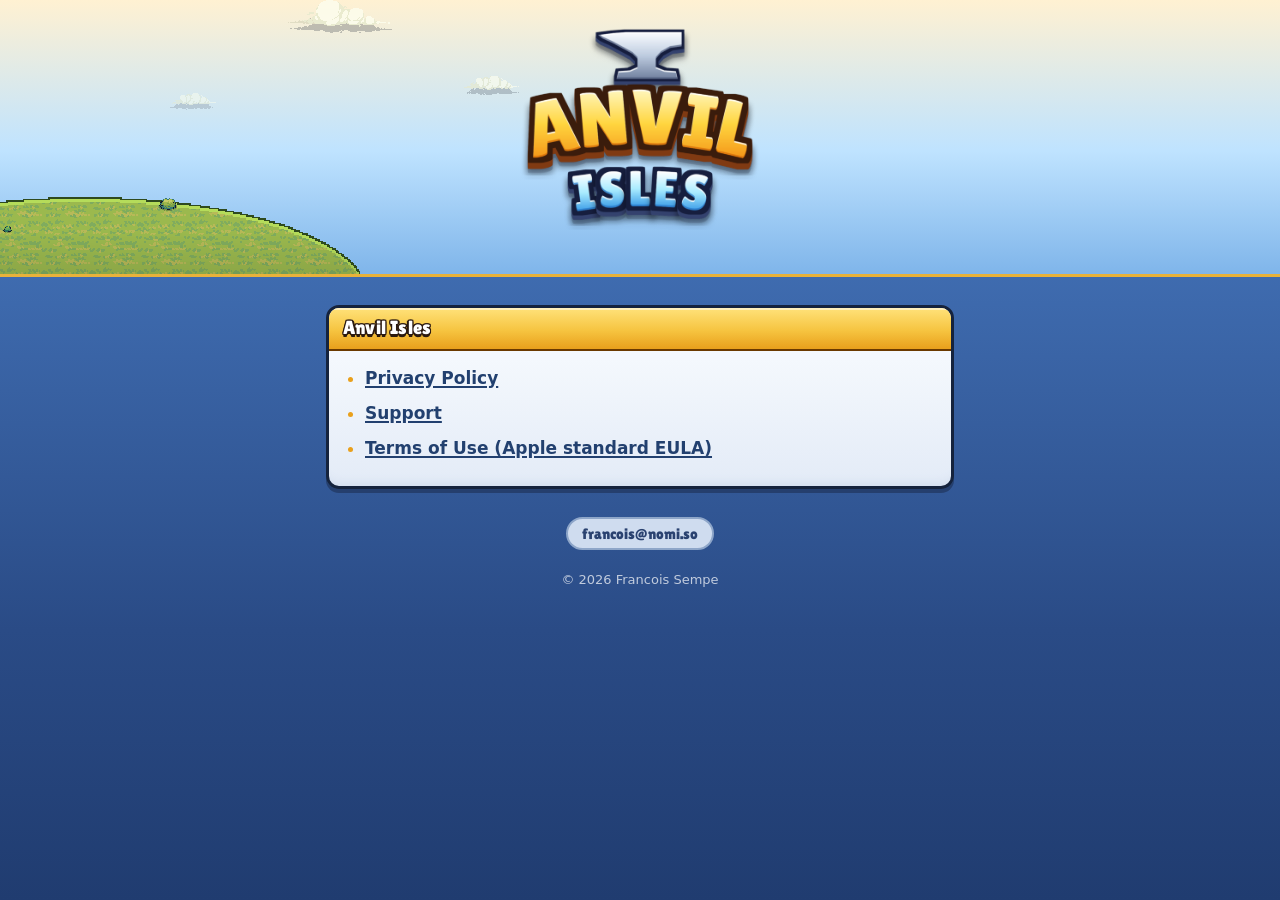
<file: index.html>
<!DOCTYPE html>
<!--
  Anvil Isles legal index. https://chamallox.github.io/anvil-isles-legal/
-->
<html lang="en">
<head>
  <meta charset="utf-8">
  <meta name="viewport" content="width=device-width, initial-scale=1, viewport-fit=cover">
  <meta name="theme-color" content="#FFF1D2">
  <title>Anvil Isles</title>
  <link rel="icon" type="image/png" href="art/icon-64.png">
  <link rel="apple-touch-icon" href="art/icon-180.png">
  <link rel="preconnect" href="https://fonts.googleapis.com">
  <link rel="preconnect" href="https://fonts.gstatic.com" crossorigin>
  <link rel="stylesheet" href="https://fonts.googleapis.com/css2?family=Lilita+One&display=swap">
  <link rel="stylesheet" href="style.css">
</head>
<body>
  <header class="sky">
    <a href="./"><img class="logo" src="art/title.png" width="280" height="231" alt="Anvil Isles"></a>
  </header>
  <main class="wrap">
    <section class="card">
      <h2 class="label">Anvil Isles</h2>
      <div class="in">
        <ul>
          <li><a href="privacy">Privacy Policy</a></li>
          <li><a href="support">Support</a></li>
          <li><a href="https://www.apple.com/legal/internet-services/itunes/dev/stdeula/">Terms of Use (Apple standard EULA)</a></li>
        </ul>
      </div>
    </section>
    <nav class="foot" aria-label="Pages">
      <a class="chip" href="mailto:francois@nomi.so">francois@nomi.so</a>
    </nav>
    <p class="copy">&copy; 2026 Francois Sempe</p>
  </main>
</body>
</html>
</file>
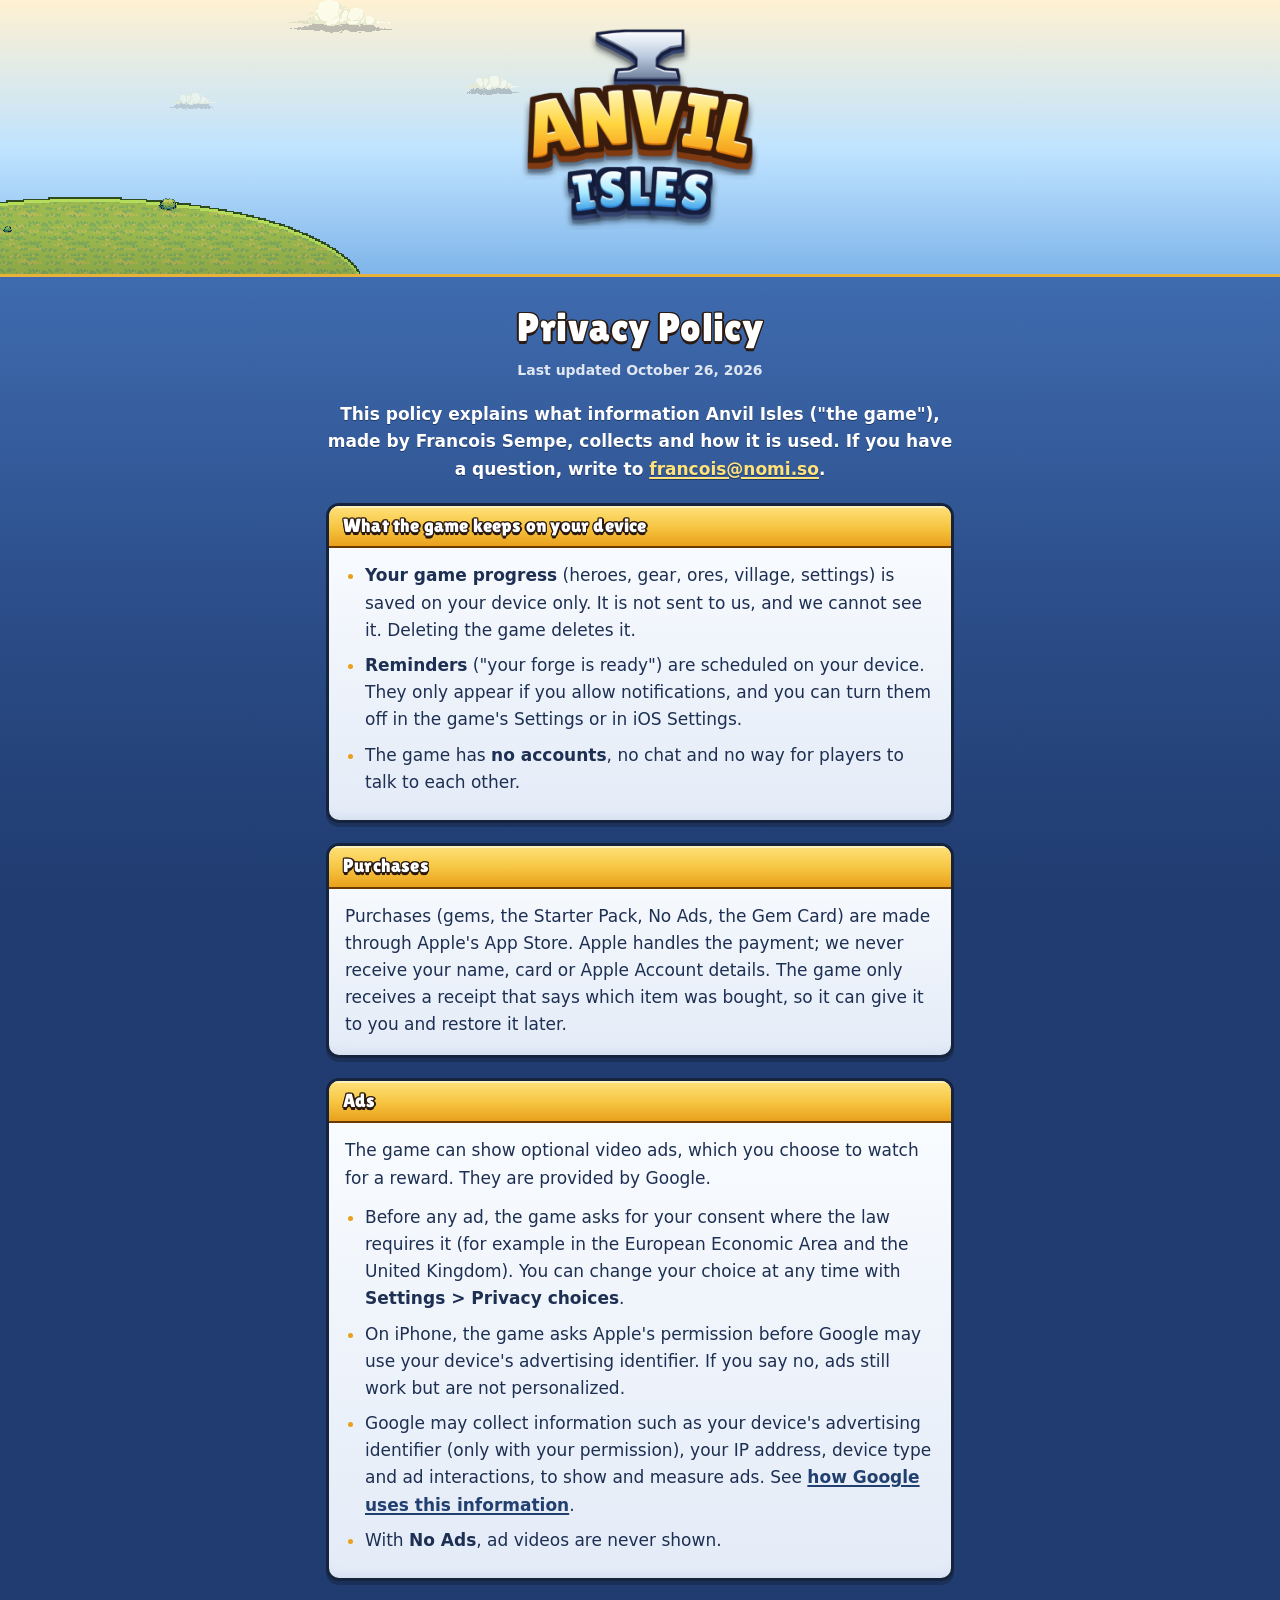
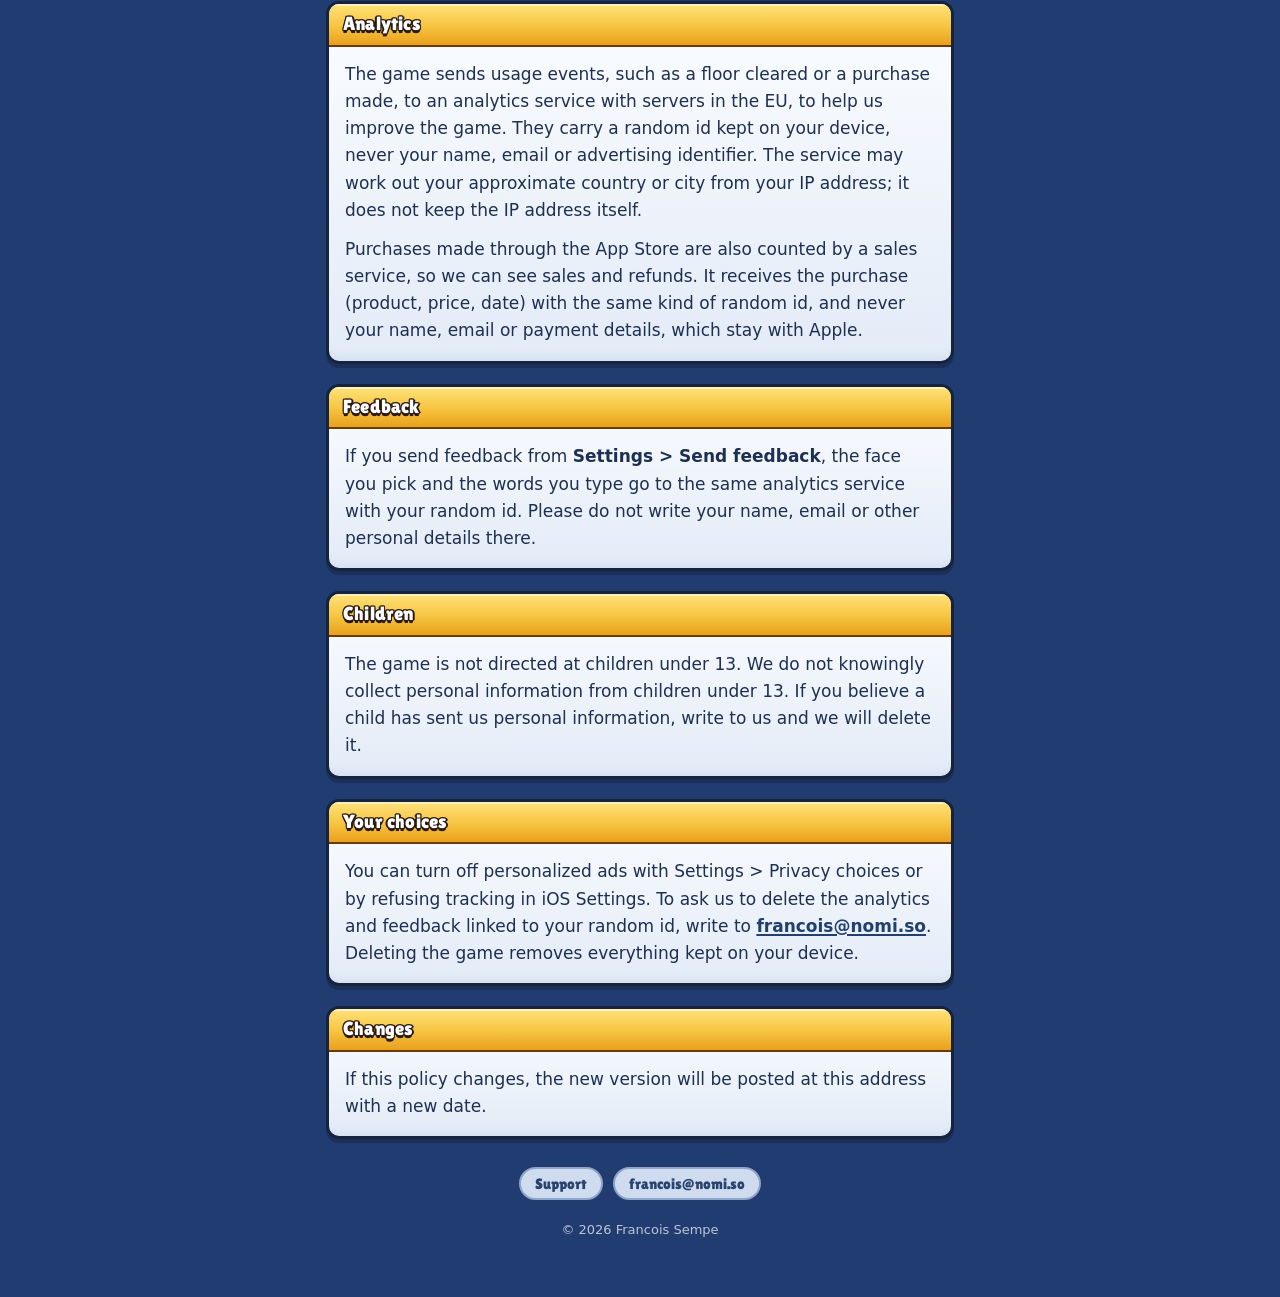
<file: privacy.html>
<!DOCTYPE html>
<!--
  Anvil Isles privacy policy. Served from the anvil-isles-legal GitHub Pages repo at
  https://chamallox.github.io/anvil-isles-legal/privacy
  Set as TFPrivacyPolicyURL in the app and as the Privacy Policy URL in App Store Connect.
  Keep in step with docs/privacy-policy.md in the game repo.
-->
<html lang="en">
<head>
  <meta charset="utf-8">
  <meta name="viewport" content="width=device-width, initial-scale=1, viewport-fit=cover">
  <meta name="theme-color" content="#FFF1D2">
  <title>Anvil Isles Privacy Policy</title>
  <link rel="icon" type="image/png" href="art/icon-64.png">
  <link rel="apple-touch-icon" href="art/icon-180.png">
  <link rel="preconnect" href="https://fonts.googleapis.com">
  <link rel="preconnect" href="https://fonts.gstatic.com" crossorigin>
  <link rel="stylesheet" href="https://fonts.googleapis.com/css2?family=Lilita+One&display=swap">
  <link rel="stylesheet" href="style.css">
</head>
<body>
  <header class="sky">
    <a href="./"><img class="logo" src="art/title.png" width="280" height="231" alt="Anvil Isles"></a>
  </header>
  <main class="wrap">
    <h1 class="label">Privacy Policy</h1>
    <p class="updated">Last updated October 26, 2026</p>
    <p class="lede">This policy explains what information Anvil Isles ("the game"), made by Francois Sempe, collects
    and how it is used. If you have a question, write to <a href="mailto:francois@nomi.so">francois@nomi.so</a>.</p>
    <section class="card">
      <h2 class="label">What the game keeps on your device</h2>
      <div class="in">
        <ul>
          <li><strong>Your game progress</strong> (heroes, gear, ores, village, settings) is saved on your device only.
          It is not sent to us, and we cannot see it. Deleting the game deletes it.</li>
          <li><strong>Reminders</strong> ("your forge is ready") are scheduled on your device. They only appear if you
          allow notifications, and you can turn them off in the game's Settings or in iOS Settings.</li>
          <li>The game has <strong>no accounts</strong>, no chat and no way for players to talk to each other.</li>
        </ul>
      </div>
    </section>
    <section class="card">
      <h2 class="label">Purchases</h2>
      <div class="in">
        <p>Purchases (gems, the Starter Pack, No Ads, the Gem Card) are made through Apple's App Store. Apple handles
        the payment; we never receive your name, card or Apple Account details. The game only receives a receipt that
        says which item was bought, so it can give it to you and restore it later.</p>
      </div>
    </section>
    <section class="card">
      <h2 class="label">Ads</h2>
      <div class="in">
        <p>The game can show optional video ads, which you choose to watch for a reward. They are provided by Google.</p>
        <ul>
          <li>Before any ad, the game asks for your consent where the law requires it (for example in the European
          Economic Area and the United Kingdom). You can change your choice at any time with
          <strong>Settings &gt; Privacy choices</strong>.</li>
          <li>On iPhone, the game asks Apple's permission before Google may use your device's advertising identifier.
          If you say no, ads still work but are not personalized.</li>
          <li>Google may collect information such as your device's advertising identifier (only with your permission),
          your IP address, device type and ad interactions, to show and measure ads. See
          <a href="https://policies.google.com/technologies/partner-sites">how Google uses this information</a>.</li>
          <li>With <strong>No Ads</strong>, ad videos are never shown.</li>
        </ul>
      </div>
    </section>
    <section class="card">
      <h2 class="label">Analytics</h2>
      <div class="in">
        <p>The game sends usage events, such as a floor cleared or a purchase made, to an analytics service with
        servers in the EU, to help us improve the game. They carry a random id kept on your device, never your name,
        email or advertising identifier. The service may work out your approximate country or city from your IP
        address; it does not keep the IP address itself.</p>
        <p>Purchases made through the App Store are also counted by a sales service, so we can see sales and refunds.
        It receives the purchase (product, price, date) with the same kind of random id, and never your name, email or
        payment details, which stay with Apple.</p>
      </div>
    </section>
    <section class="card">
      <h2 class="label">Feedback</h2>
      <div class="in">
        <p>If you send feedback from <strong>Settings &gt; Send feedback</strong>, the face you pick and the words you
        type go to the same analytics service with your random id. Please do not write your name, email or other personal details
        there.</p>
      </div>
    </section>
    <section class="card">
      <h2 class="label">Children</h2>
      <div class="in">
        <p>The game is not directed at children under 13. We do not knowingly collect personal information from
        children under 13. If you believe a child has sent us personal information, write to us and we will delete
        it.</p>
      </div>
    </section>
    <section class="card">
      <h2 class="label">Your choices</h2>
      <div class="in">
        <p>You can turn off personalized ads with Settings &gt; Privacy choices or by refusing tracking in iOS
        Settings. To ask us to delete the analytics and feedback linked to your random id, write to
        <a href="mailto:francois@nomi.so">francois@nomi.so</a>. Deleting the game removes everything kept on your device.</p>
      </div>
    </section>
    <section class="card">
      <h2 class="label">Changes</h2>
      <div class="in">
        <p>If this policy changes, the new version will be posted at this address with a new date.</p>
      </div>
    </section>
    <nav class="foot" aria-label="Pages">
      <a class="chip" href="support">Support</a>
      <a class="chip" href="mailto:francois@nomi.so">francois@nomi.so</a>
    </nav>
    <p class="copy">&copy; 2026 Francois Sempe</p>
  </main>
</body>
</html>
</file>
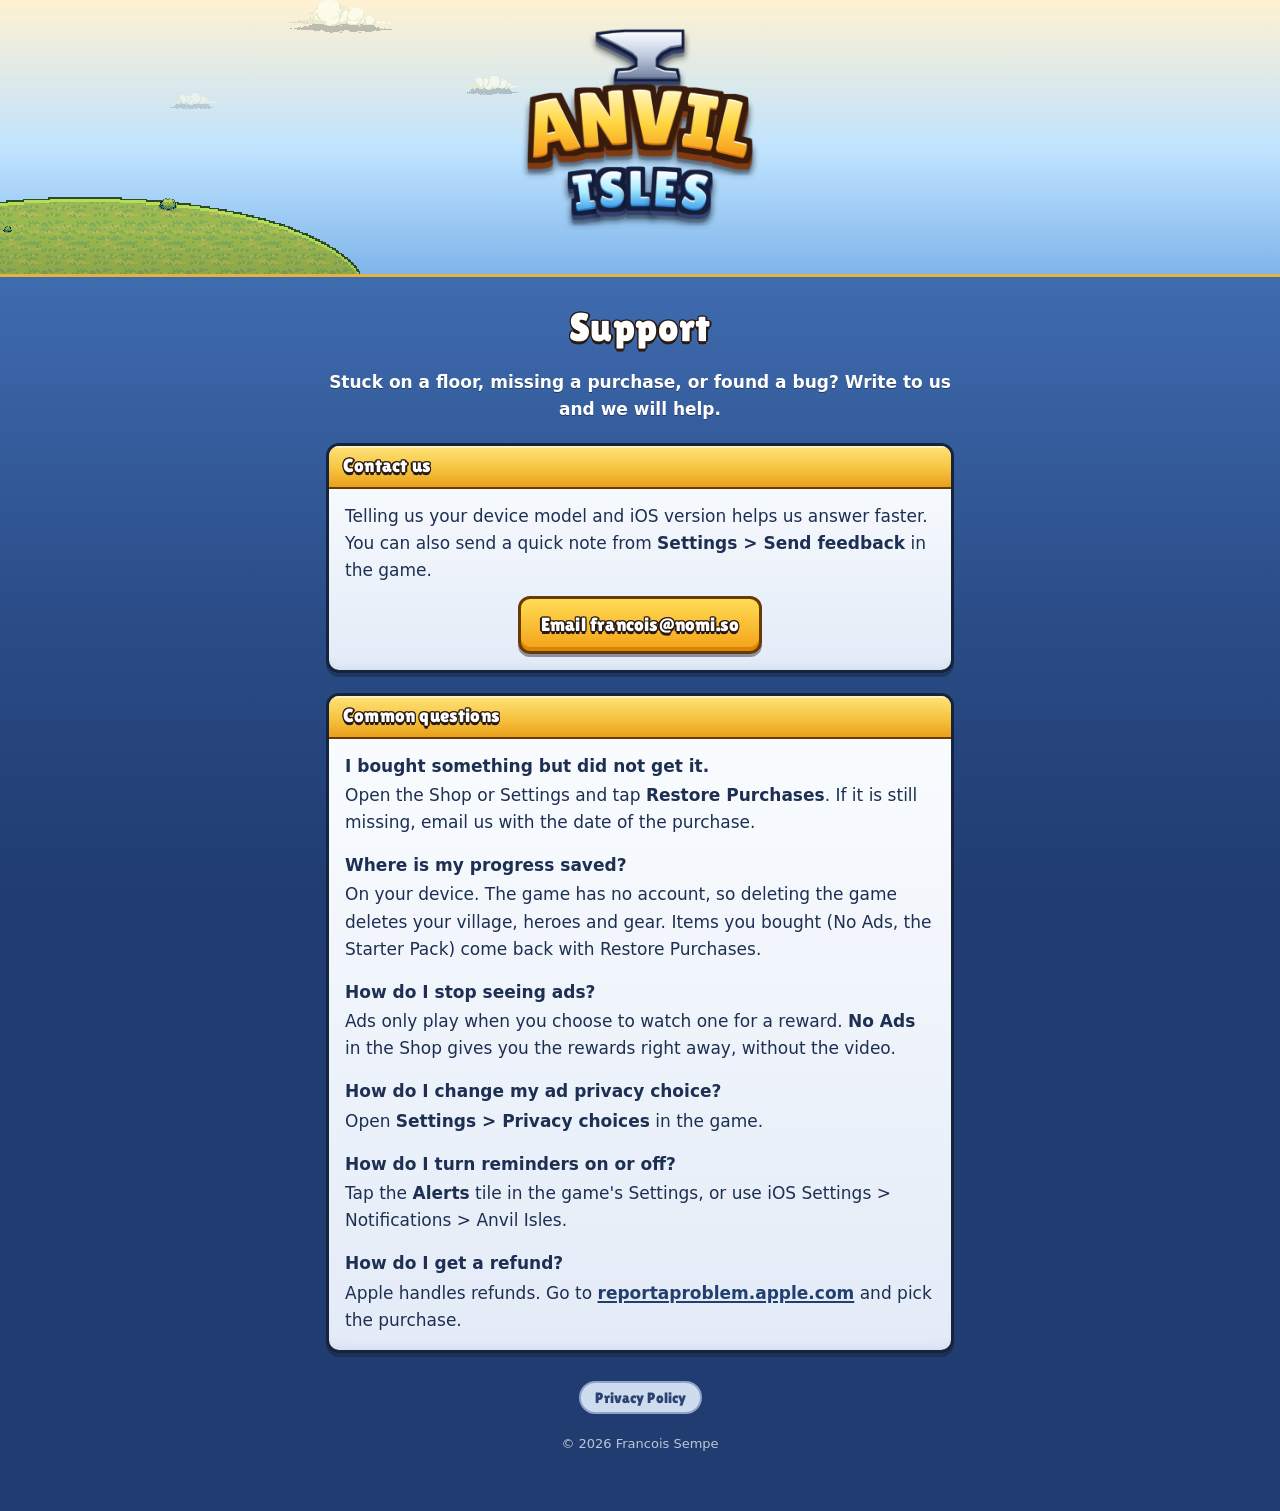
<file: support.html>
<!DOCTYPE html>
<!--
  Anvil Isles support page. Served from the anvil-isles-legal GitHub Pages repo at
  https://chamallox.github.io/anvil-isles-legal/support
  Satisfies the App Store "Support URL" required field.
-->
<html lang="en">
<head>
  <meta charset="utf-8">
  <meta name="viewport" content="width=device-width, initial-scale=1, viewport-fit=cover">
  <meta name="theme-color" content="#FFF1D2">
  <title>Anvil Isles Support</title>
  <link rel="icon" type="image/png" href="art/icon-64.png">
  <link rel="apple-touch-icon" href="art/icon-180.png">
  <link rel="preconnect" href="https://fonts.googleapis.com">
  <link rel="preconnect" href="https://fonts.gstatic.com" crossorigin>
  <link rel="stylesheet" href="https://fonts.googleapis.com/css2?family=Lilita+One&display=swap">
  <link rel="stylesheet" href="style.css">
</head>
<body>
  <header class="sky">
    <a href="./"><img class="logo" src="art/title.png" width="280" height="231" alt="Anvil Isles"></a>
  </header>
  <main class="wrap">
    <h1 class="label">Support</h1>
    <p class="lede">Stuck on a floor, missing a purchase, or found a bug? Write to us and we will help.</p>
    <section class="card">
      <h2 class="label">Contact us</h2>
      <div class="in">
        <p>Telling us your device model and iOS version helps us answer faster. You can also send a quick note from
        <strong>Settings &gt; Send feedback</strong> in the game.</p>
        <p class="center"><a class="button label" href="mailto:francois@nomi.so">Email francois@nomi.so</a></p>
      </div>
    </section>
    <section class="card">
      <h2 class="label">Common questions</h2>
      <div class="in">
        <p class="q">I bought something but did not get it.</p>
        <p>Open the Shop or Settings and tap <strong>Restore Purchases</strong>. If it is still missing, email us with
        the date of the purchase.</p>

        <p class="q">Where is my progress saved?</p>
        <p>On your device. The game has no account, so deleting the game deletes your village, heroes and gear. Items
        you bought (No Ads, the Starter Pack) come back with Restore Purchases.</p>

        <p class="q">How do I stop seeing ads?</p>
        <p>Ads only play when you choose to watch one for a reward. <strong>No Ads</strong> in the Shop gives you the
        rewards right away, without the video.</p>

        <p class="q">How do I change my ad privacy choice?</p>
        <p>Open <strong>Settings &gt; Privacy choices</strong> in the game.</p>

        <p class="q">How do I turn reminders on or off?</p>
        <p>Tap the <strong>Alerts</strong> tile in the game's Settings, or use iOS Settings &gt; Notifications &gt;
        Anvil Isles.</p>

        <p class="q">How do I get a refund?</p>
        <p>Apple handles refunds. Go to <a href="https://reportaproblem.apple.com">reportaproblem.apple.com</a> and pick
        the purchase.</p>
      </div>
    </section>
    <nav class="foot" aria-label="Pages">
      <a class="chip" href="privacy">Privacy Policy</a>
    </nav>
    <p class="copy">&copy; 2026 Francois Sempe</p>
  </main>
</body>
</html>
</file>
<file: style.css>
/* Anvil Isles look, taken from the game's UI kit (Features/Shared/GameUI/GameUI.swift):
   blue page gradient, morning sky header with clouds and a grass hill, gold rule,
   pale cards with a navy outline under a gold title strip, Lilita One labels with a brown outline. */
:root {
  --outline: #15233D;
  --label-outline: #2B1A10;
  --card-text: #1D2F52;
  --chip-text: #2A4270;
  --gold-rule: #E8B23A;
  --gold-edge: #6B3A00;
  --link: #22406F;
  --game: "Lilita One", "Arial Rounded MT Bold", system-ui, sans-serif;
  --body: ui-rounded, "SF Pro Rounded", -apple-system, system-ui, "Segoe UI", sans-serif;
  color-scheme: light;
}
* { box-sizing: border-box; }
html { background: #203C70; }
body {
  margin: 0;
  min-height: 100vh;
  font: 500 17px/1.6 var(--body);
  color: var(--card-text);
  background: linear-gradient(#5A8FD0, #3F6CB0 30%, #2A4B86 70%, #203C70) fixed;
}

/* The white label with the game's outline and drop, as in GameOutline. */
.label {
  font-family: var(--game);
  font-weight: 400;
  color: #fff;
  letter-spacing: .01em;
  text-shadow:
    1.5px 0 0 var(--label-outline), -1.5px 0 0 var(--label-outline),
    0 1.5px 0 var(--label-outline), 0 -1.5px 0 var(--label-outline),
    1px 1px 0 var(--label-outline), -1px -1px 0 var(--label-outline),
    1px -1px 0 var(--label-outline), -1px 1px 0 var(--label-outline),
    0 3px 0 var(--label-outline);
}

/* Header: the sheet header's morning sky, clouds and hill, closed by the gold rule. */
.sky {
  position: relative;
  overflow: hidden;
  background: linear-gradient(#FFF1D2, #BFE3FF 55%, #7FB5EA);
  border-bottom: 3px solid var(--gold-rule);
  padding: 28px max(16px, env(safe-area-inset-right, 0px)) 40px max(16px, env(safe-area-inset-left, 0px));
  text-align: center;
}
.sky::before, .sky::after {
  content: "";
  position: absolute;
  pointer-events: none;
  image-rendering: pixelated;
  background-repeat: no-repeat;
}
.sky::before { inset: 0 0 auto 0; height: 129px; background-image: url(art/clouds.png); background-size: auto 129px; }
.sky::after { left: 0; bottom: 0; width: 369px; height: 87px; background-image: url(art/hill.png); background-size: 369px 87px; }
.sky a { position: relative; z-index: 1; display: inline-block; }
.logo { display: block; width: min(240px, 62vw); height: auto; filter: drop-shadow(0 4px 0 rgba(13, 24, 48, .25)); }

.wrap {
  max-width: 660px;
  margin: 0 auto;
  padding: 28px max(16px, env(safe-area-inset-right, 0px)) 56px max(16px, env(safe-area-inset-left, 0px));
  display: flex;
  flex-direction: column;
  gap: 20px;
}
h1 { margin: 0; font-size: clamp(30px, 7vw, 40px); line-height: 1.1; text-align: center; text-wrap: balance; }
.updated, .lede { margin: 0; text-align: center; color: #fff; font-weight: 600; }
.updated { font-size: 14px; opacity: .85; margin-top: -10px; }
.lede { text-shadow: 0 1px 0 rgba(13, 24, 48, .5); }
.lede a { color: #FFE27A; }

/* GameCard: pale gradient, 3 pt navy outline, a dark drop below, gold header strip for the title. */
.card {
  border: 3px solid var(--outline);
  border-radius: 13px;
  overflow: hidden;
  background: linear-gradient(#FBFDFF, #E3EBF7);
  box-shadow: 0 4px 0 rgba(21, 35, 61, .45), inset 0 -12px 12px -12px #C9D6EA;
}
.card h2 {
  margin: 0;
  padding: 8px 14px 9px;
  font-size: 19px;
  line-height: 1.25;
  background: linear-gradient(#FFE27A, #F6C440 55%, #E9A01C);
  border-bottom: 2px solid var(--gold-edge);
  box-shadow: inset 0 2px 0 rgba(255, 255, 255, .5);
}
.card .in { padding: 14px 16px 16px; }
.card p { margin: 0 0 12px; }
.card p:last-child, .card ul:last-child { margin-bottom: 0; }
.card ul { margin: 0 0 12px; padding-left: 20px; }
.card li { margin-bottom: 8px; }
.card li::marker { color: #E9A01C; }
.card strong { font-weight: 800; }
.q { font-weight: 800; margin: 16px 0 2px !important; }
.q:first-child { margin-top: 0 !important; }
a { color: var(--link); font-weight: 700; text-decoration-thickness: 2px; text-underline-offset: 2px; }
a:focus-visible { outline: 3px solid #FFDC55; outline-offset: 2px; border-radius: 4px; }

/* The kit's yellow button: gradient face, brown outline, darker bevel strip under it. */
.button {
  display: inline-block;
  padding: 10px 20px 11px;
  border: 3px solid var(--gold-edge);
  border-radius: 12px;
  background: linear-gradient(#FFDC55, #F3A116);
  box-shadow: inset 0 -4px 0 #D9850C, 0 3px 0 rgba(21, 35, 61, .45);
  font-size: 19px;
  text-decoration: none;
}
.button:active { transform: translateY(2px); box-shadow: inset 0 -2px 0 #D9850C, 0 1px 0 rgba(21, 35, 61, .45); }
.center { text-align: center; }

/* Footer links as the kit's pale chips. */
.foot { display: flex; flex-wrap: wrap; justify-content: center; gap: 10px; margin-top: 8px; }
.chip {
  padding: 6px 14px;
  border-radius: 999px;
  border: 2px solid #8EA6C9;
  background: #CFDCEF;
  color: var(--chip-text);
  font: 400 15px var(--game);
  text-decoration: none;
}
.copy { margin: 0; text-align: center; color: #fff; opacity: .7; font-size: 13px; }

@media (prefers-reduced-motion: reduce) { .button:active { transform: none; } }
</file>
